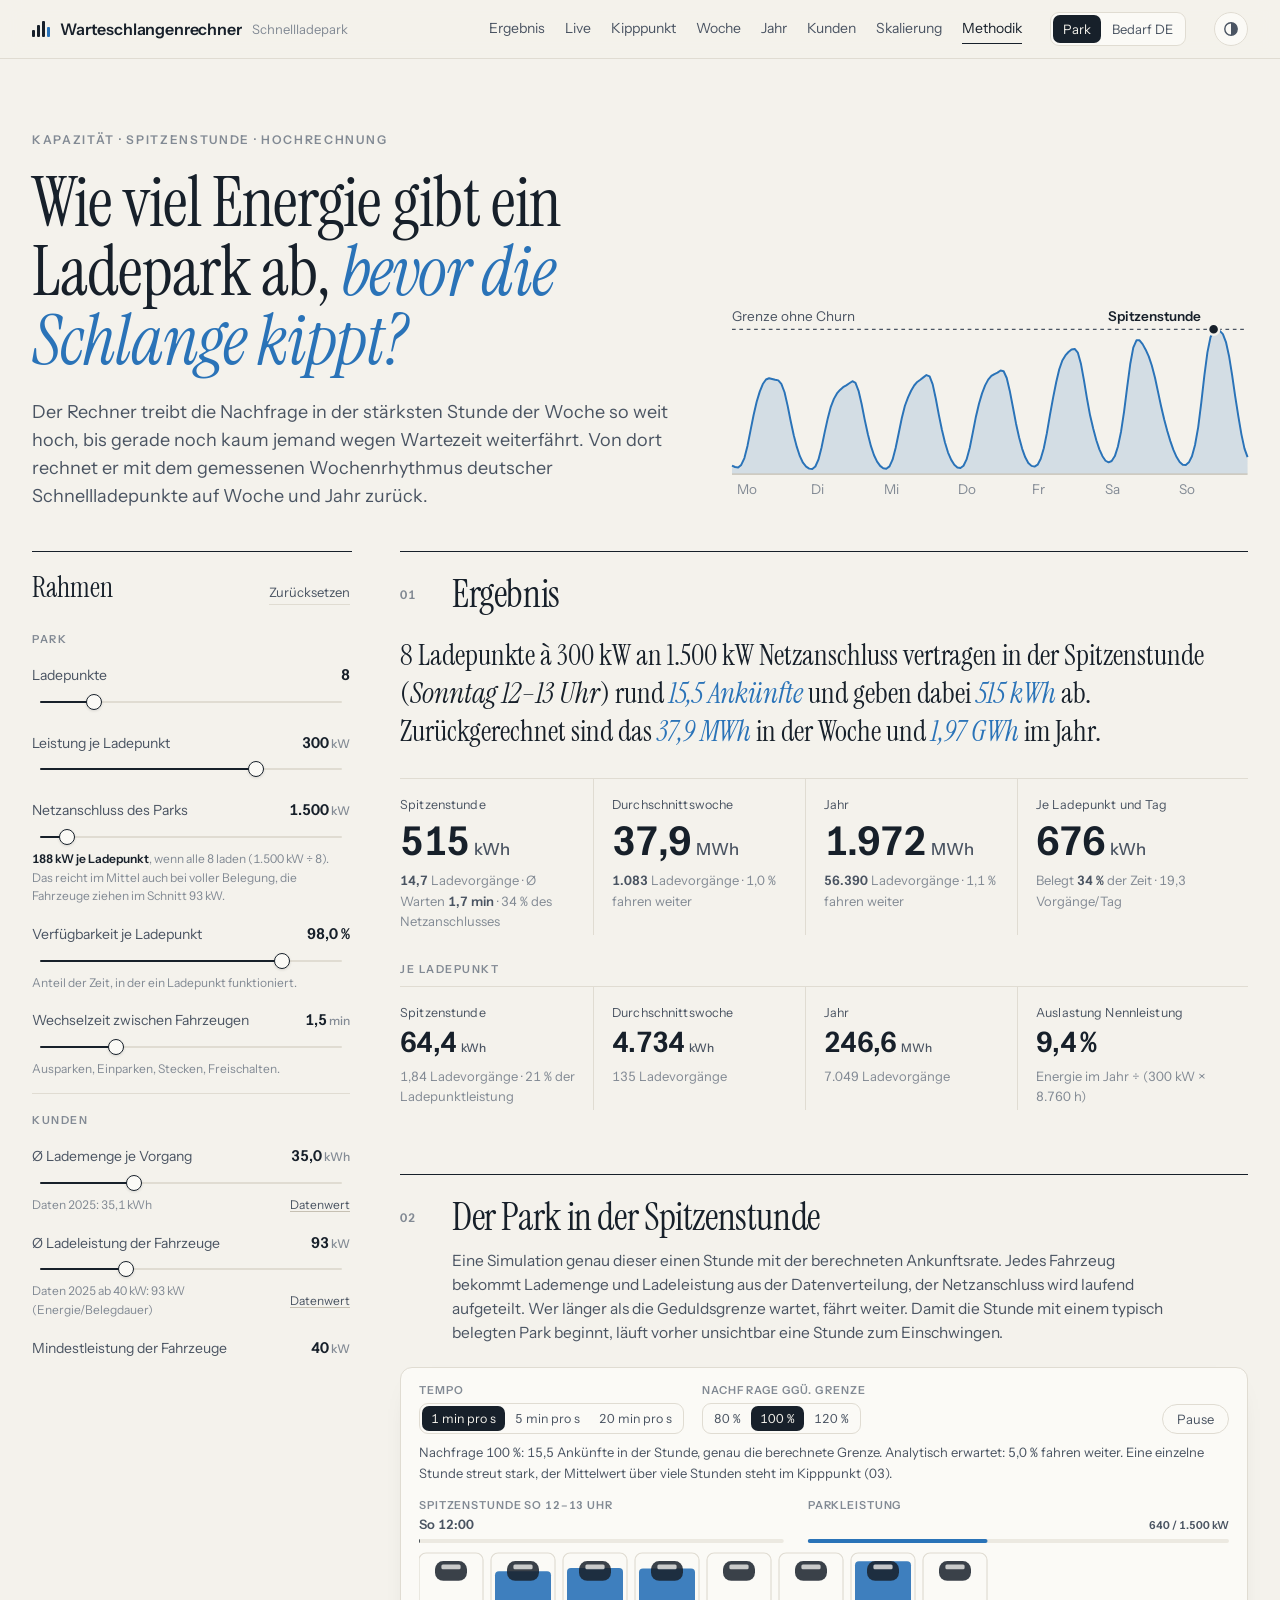
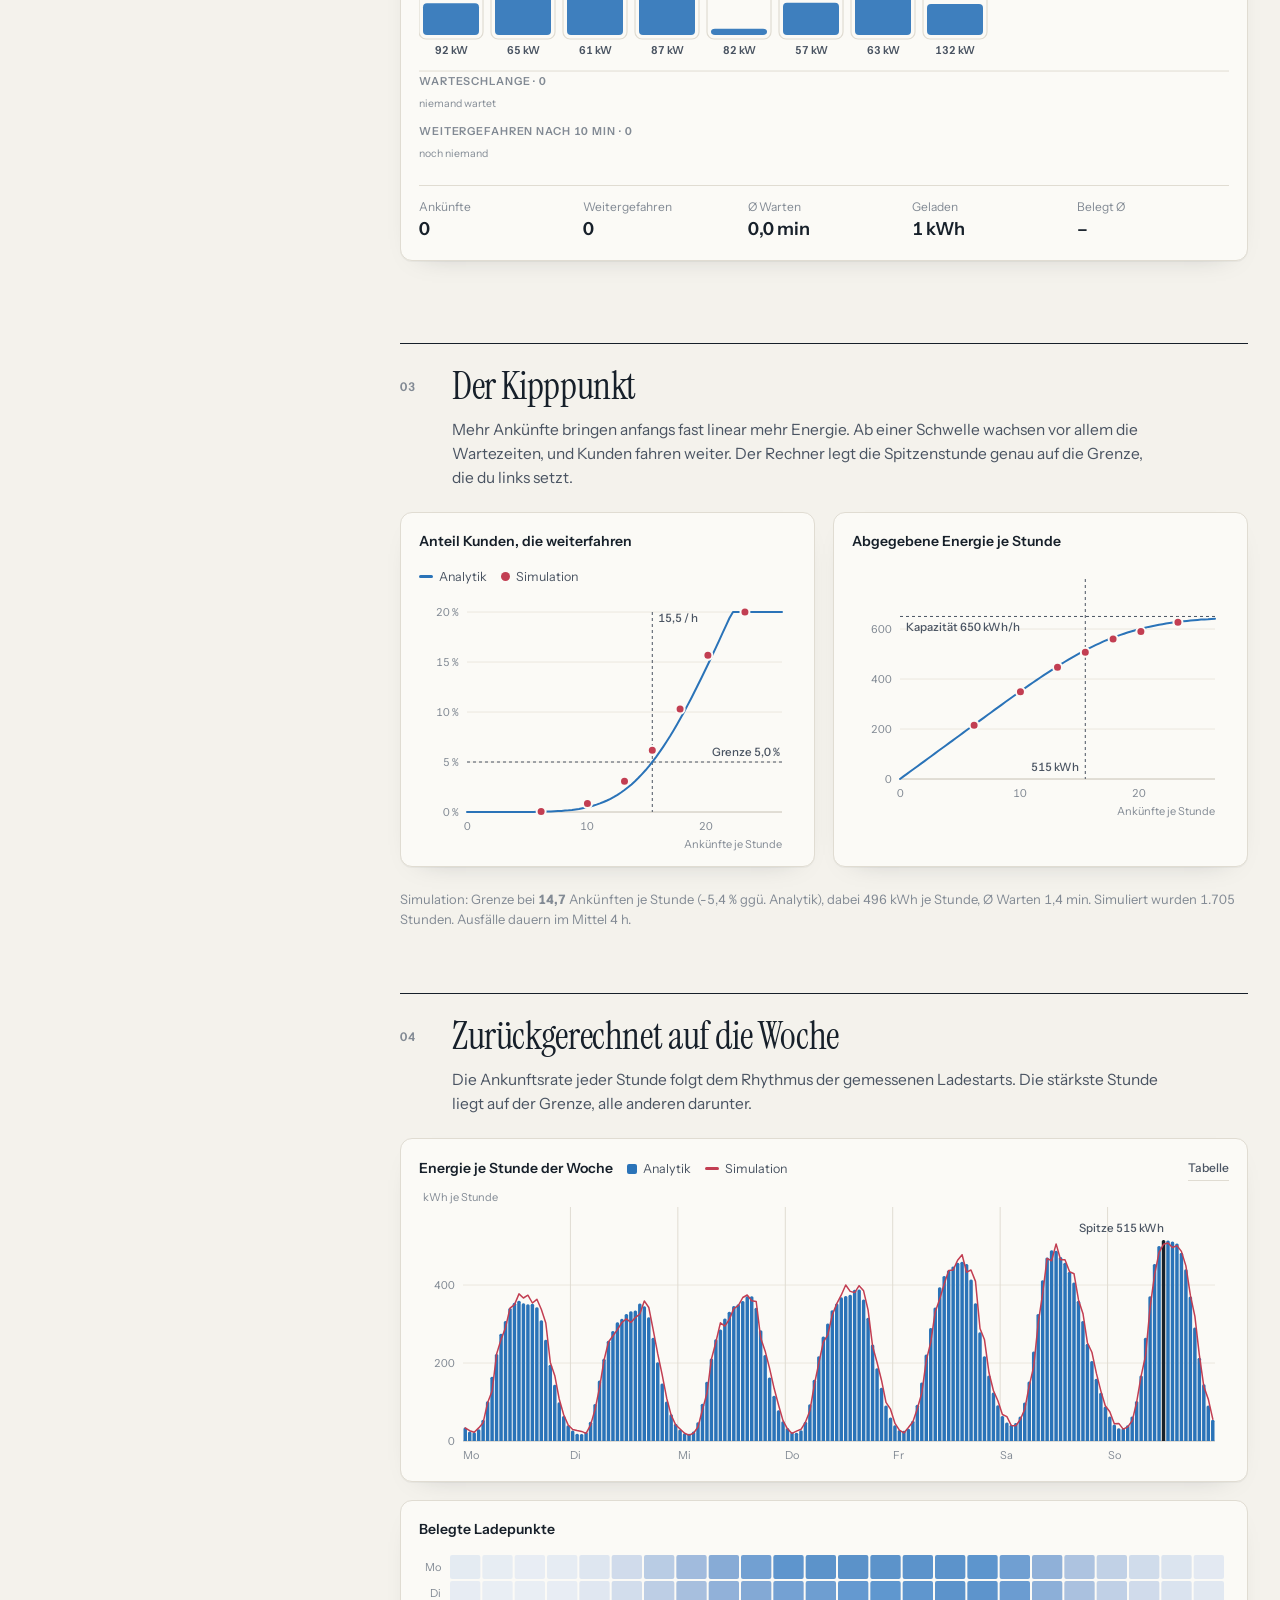
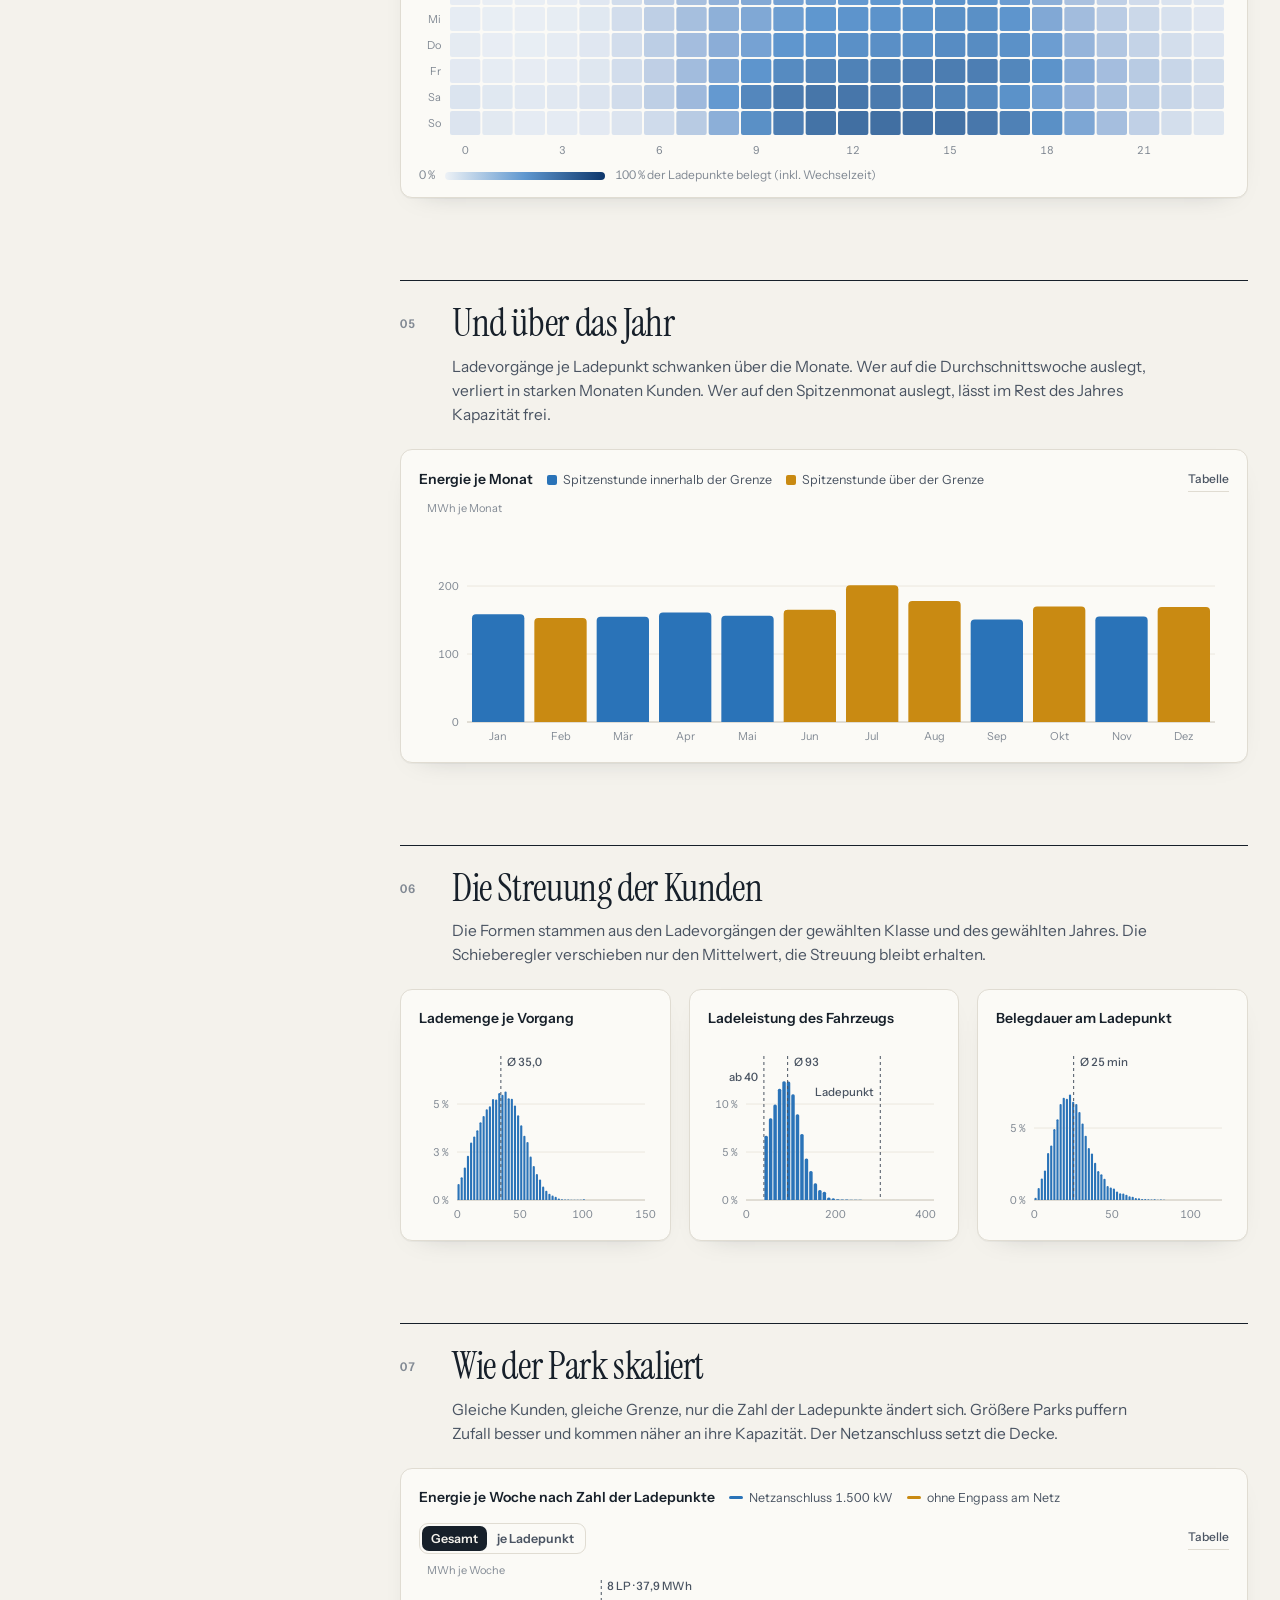
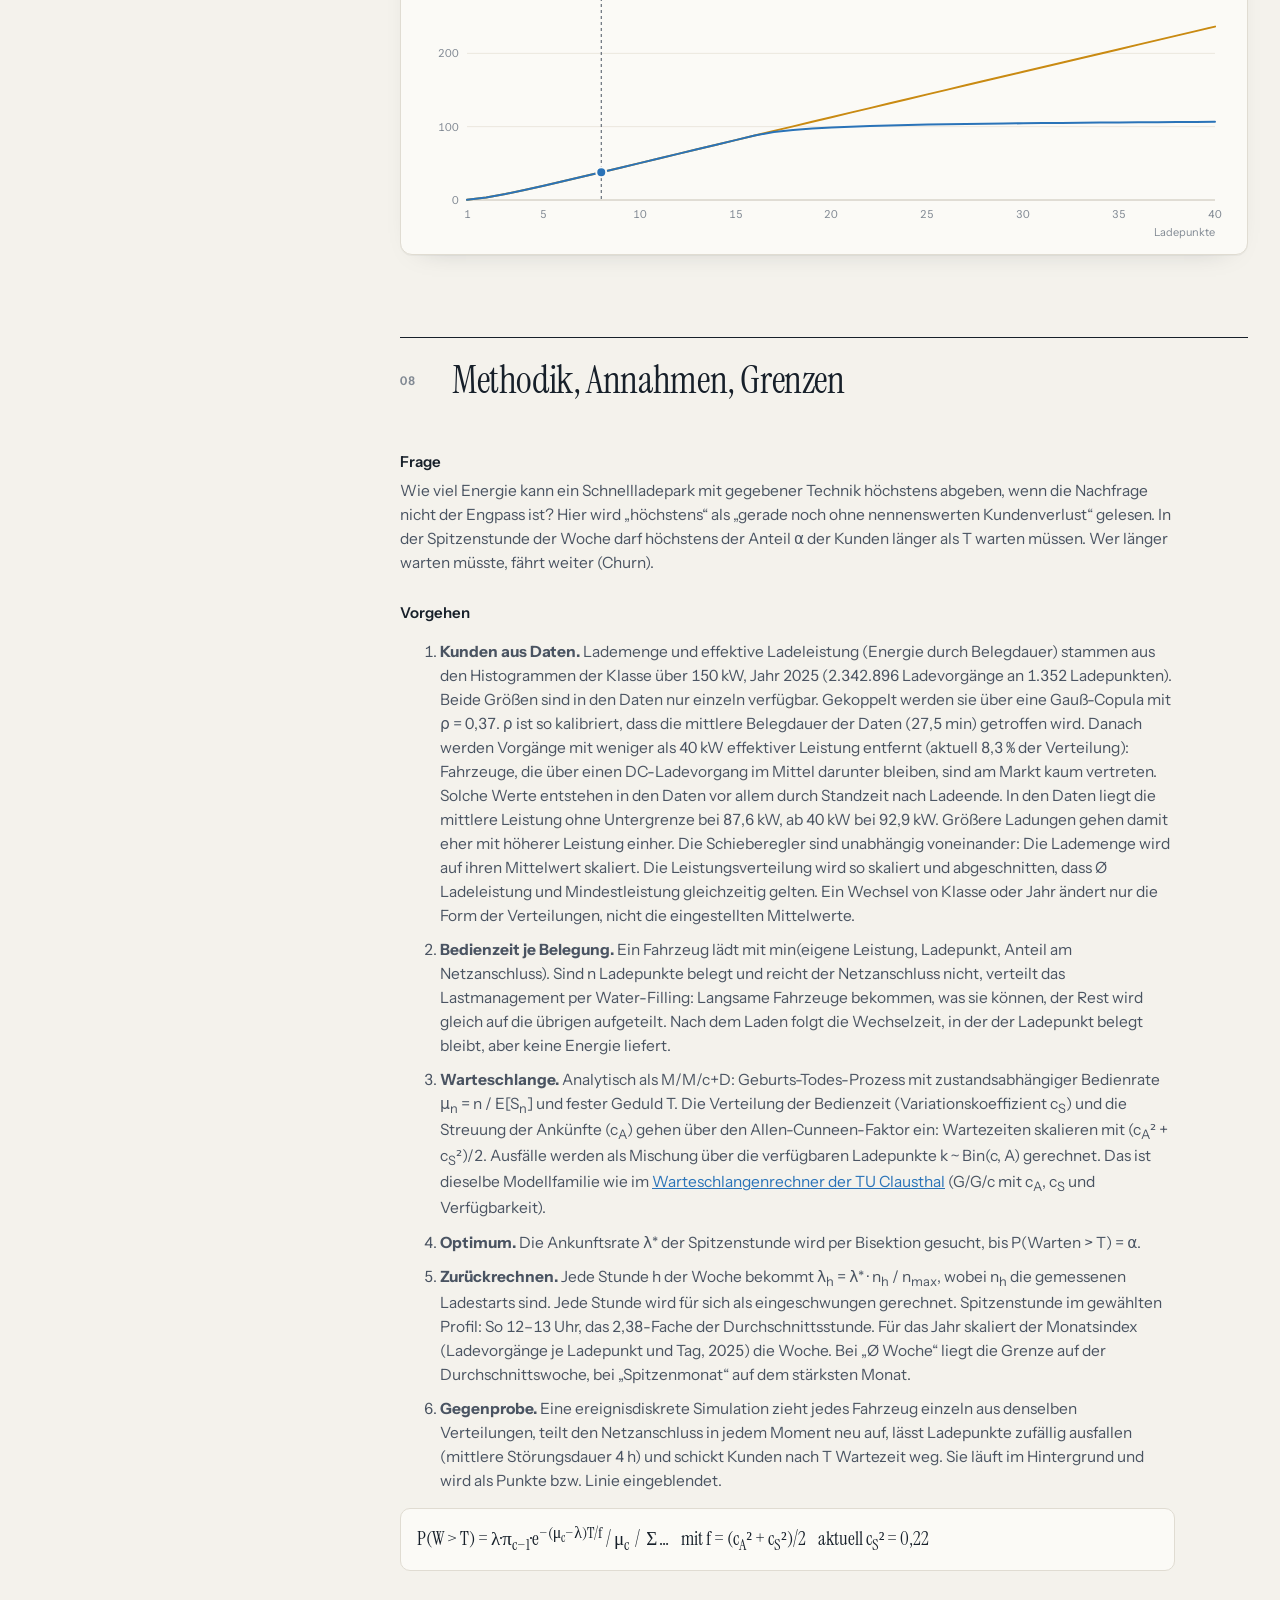
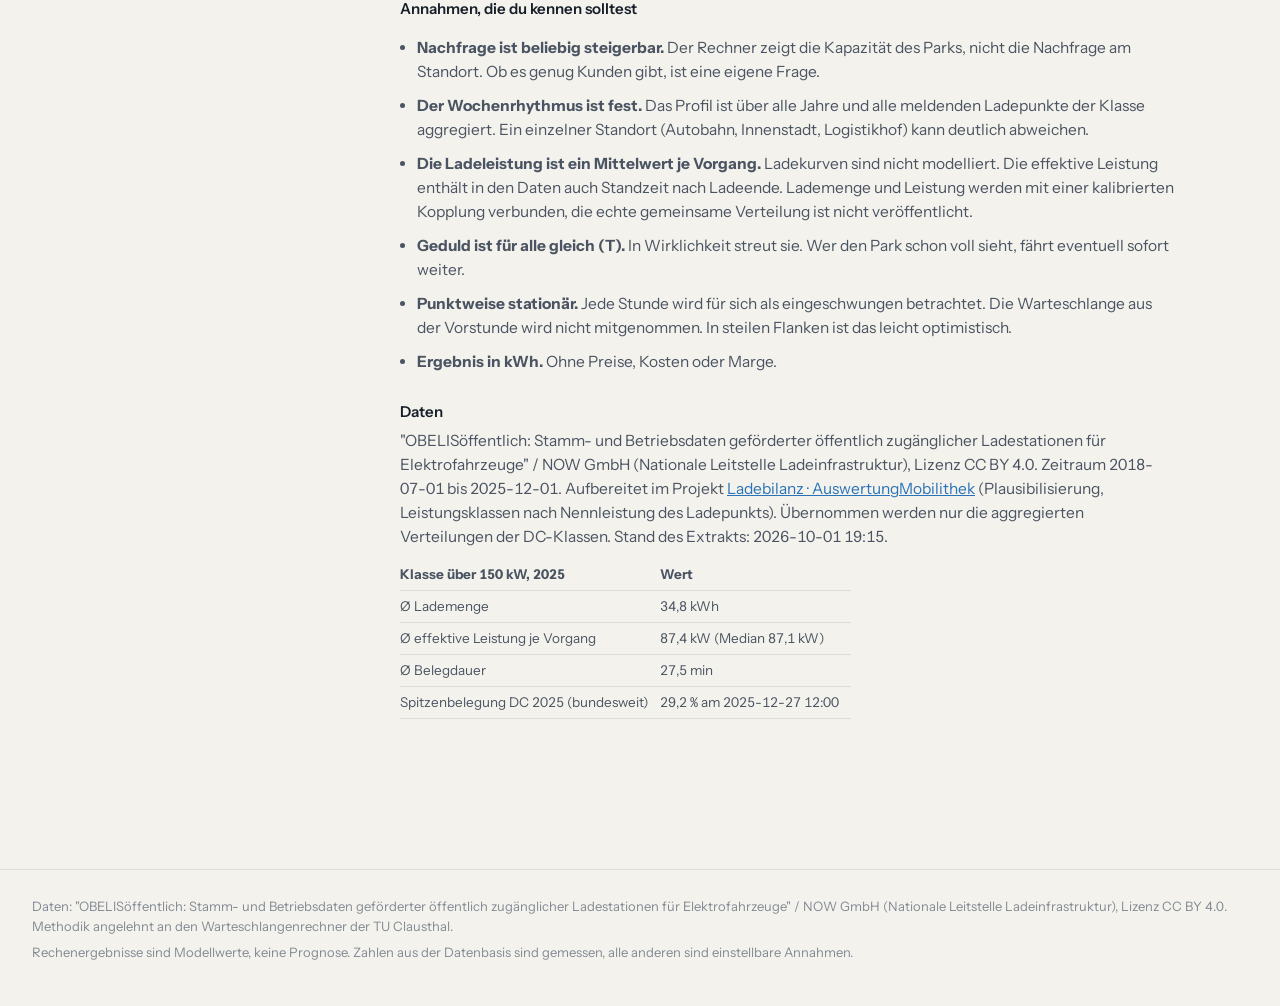
<file: web/index.html>
<!doctype html>
<html lang="de">
<head>
  <meta charset="utf-8">
  <meta name="viewport" content="width=device-width, initial-scale=1">
  <title>Warteschlangenrechner · Schnellladepark</title>
  <meta name="description" content="Interaktiver Warteschlangenrechner für Schnellladeparks: Wie viel Energie kann ein Park in der Spitzenstunde abgeben, bevor Kunden weiterfahren, und was ergibt das über Woche und Jahr. Verteilungen aus OBELISöffentlich.">
  <link rel="icon" href="data:image/svg+xml,%3Csvg xmlns='http://www.w3.org/2000/svg' viewBox='0 0 32 32'%3E%3Crect width='32' height='32' rx='7' fill='%2317202a'/%3E%3Cpath d='M7 22h18M9 22v-7h4v7M15 22V11h4v11M21 22v-4h3' stroke='%23f4f2ec' stroke-width='2' fill='none' stroke-linecap='round'/%3E%3C/svg%3E">
  <link rel="preconnect" href="https://fonts.googleapis.com">
  <link rel="preconnect" href="https://fonts.gstatic.com" crossorigin>
  <link href="https://fonts.googleapis.com/css2?family=Instrument+Sans:wght@400;500;600;700&family=Instrument+Serif:ital@0;1&display=swap" rel="stylesheet">
  <link rel="stylesheet" href="css/style.css?v=202610040744">
</head>
<body>
  <header class="masthead">
    <div class="wrap masthead__inner">
      <a class="brand" href="#top">
        <span class="brand__mark" aria-hidden="true"><i></i><i></i><i></i><i></i></span>
        <span class="brand__name">Warteschlangenrechner</span>
        <span class="brand__sub">Schnellladepark</span>
      </a>
      <nav class="nav" aria-label="Abschnitte">
        <a href="#ergebnis">Ergebnis</a>
        <a href="#live">Live</a>
        <a href="#kante">Kipppunkt</a>
        <a href="#woche">Woche</a>
        <a href="#preise" hidden>Preise</a>
        <a href="#jahr">Jahr</a>
        <a href="#kunden">Kunden</a>
        <a href="#skalierung">Skalierung</a>
        <a href="#methodik">Methodik</a>
      </nav>
      <nav class="pages" aria-label="Seiten">
        <a href="index.html" aria-current="page">Park</a>
        <a href="bedarf.html" data-page="bedarf">Bedarf DE</a>
      </nav>
      <button class="icon-btn" id="theme" type="button" aria-label="Farbschema wechseln" title="Hell / Dunkel">
        <svg width="16" height="16" viewBox="0 0 16 16" aria-hidden="true"><circle cx="8" cy="8" r="6.2" fill="none" stroke="currentColor" stroke-width="1.4"/><path d="M8 1.8a6.2 6.2 0 0 1 0 12.4z" fill="currentColor"/></svg>
      </button>
    </div>
  </header>

  <section class="hero" id="top">
    <div class="wrap hero__grid">
      <div>
        <p class="eyebrow">Kapazität · Spitzenstunde · Hochrechnung</p>
        <h1 class="hero__title">Wie viel Energie gibt ein Ladepark ab, <em>bevor die Schlange kippt?</em></h1>
        <p class="hero__lede">Der Rechner treibt die Nachfrage in der stärksten Stunde der Woche so weit hoch, bis gerade noch kaum jemand wegen Wartezeit weiterfährt. Von dort rechnet er mit dem gemessenen Wochenrhythmus deutscher Schnellladepunkte auf Woche und Jahr zurück.</p>
      </div>
      <figure class="hero__art" aria-hidden="true">
        <svg viewBox="0 0 420 180" id="hero-art"></svg>
      </figure>
    </div>
  </section>

  <main class="wrap app" id="app">
    <aside class="panel" aria-label="Rahmenparameter">
      <div class="panel__inner">
        <div class="panel__head">
          <h2 class="panel__title">Rahmen</h2>
          <button class="link-btn" id="reset" type="button">Zurücksetzen</button>
        </div>

        <fieldset class="group">
          <legend>Park</legend>
          <div class="field" data-key="c"></div>
          <div class="field" data-key="plp"></div>
          <div class="field" data-key="ppark"></div>
          <div class="field" data-key="A"></div>
          <div class="field" data-key="setup"></div>
        </fieldset>

        <fieldset class="group">
          <legend>Kunden</legend>
          <div class="field" data-key="E"></div>
          <div class="field" data-key="Pv"></div>
          <div class="field" data-key="pmin"></div>
          <div class="field" data-key="ca"></div>
        </fieldset>

        <fieldset class="group">
          <legend>Grenze ohne Churn</legend>
          <div class="field" data-key="T"></div>
          <div class="field" data-key="alpha"></div>
        </fieldset>

        <fieldset class="group group--opt">
          <legend><span>Dynamische Preise</span>
            <label class="switch" title="Dynamische Preise ein/aus"><input type="checkbox" id="in-dyn" aria-label="Dynamische Preise einbeziehen"><span aria-hidden="true"></span></label></legend>
          <p class="group__lede">Optional: Aufschlag in den stärksten Stunden, Rabatt in den schwächsten. Ein Teil der Kunden weicht aus. Ergebnis zusätzlich in €.</p>
          <div id="dyn-body" hidden>
            <div class="field" data-key="dynN"></div>
            <div class="field" data-key="dynLow"></div>
            <div class="field" data-key="dynShift"></div>
            <div class="field" data-key="dynLoss"></div>
            <div class="field" data-key="price"></div>
            <div class="field" data-key="dynUp"></div>
            <div class="field" data-key="dynDown"></div>
          </div>
        </fieldset>

        <fieldset class="group">
          <legend>Datenbasis</legend>
          <div class="ctl">
            <span class="ctl__label">Verteilung aus Ladepunkten</span>
            <div class="seg" id="seg-cls" role="group" aria-label="Leistungsklasse der Verteilung"></div>
          </div>
          <div class="ctl ctl--row">
            <label class="ctl__label" for="sel-year">Jahr</label>
            <select id="sel-year" class="select"></select>
          </div>
          <div class="ctl">
            <span class="ctl__label">Wochenrhythmus</span>
            <div class="seg" id="seg-prof" role="group" aria-label="Wochenprofil"></div>
          </div>
          <div class="ctl">
            <span class="ctl__label">Auslegen auf</span>
            <div class="seg" id="seg-design" role="group" aria-label="Auslegung">
              <button type="button" data-v="avg">Ø Woche</button>
              <button type="button" data-v="peak">Spitzenmonat</button>
            </div>
          </div>
        </fieldset>
        <p class="panel__note" id="share-note">Die Einstellungen stehen in der Adresszeile und lassen sich als Link teilen.</p>
      </div>
    </aside>

    <div class="results">
      <!-- 01 Ergebnis -->
      <section class="block" id="ergebnis">
        <header class="block__head">
          <span class="block__no">01</span>
          <h2>Ergebnis</h2>
        </header>
        <p class="summary" id="summary"></p>
        <div class="kpis" id="kpis"></div>
        <p class="kpis__caption">Je Ladepunkt</p>
        <div class="kpis kpis--lp" id="kpis-lp"></div>
        <p class="kpis__caption" id="kpis-eur-cap" hidden>Umsatz mit dynamischen Preisen</p>
        <div class="kpis kpis--lp" id="kpis-eur" hidden></div>
      </section>

      <!-- 02 Live -->
      <section class="block" id="live">
        <header class="block__head">
          <span class="block__no">02</span>
          <h2>Der Park in der Spitzenstunde</h2>
          <p class="block__lede">Eine Simulation genau dieser einen Stunde mit der berechneten Ankunftsrate. Jedes Fahrzeug bekommt Lademenge und Ladeleistung aus der Datenverteilung, der Netzanschluss wird laufend aufgeteilt. Wer länger als die Geduldsgrenze wartet, fährt weiter. Damit die Stunde mit einem typisch belegten Park beginnt, läuft vorher unsichtbar eine Stunde zum Einschwingen.</p>
        </header>
        <div class="card card--live">
          <div class="live__bar">
            <div class="live__ctl">
              <span class="ctl__label">Tempo</span>
              <div class="seg seg--sm" id="seg-speed" role="group" aria-label="Tempo">
                <button type="button" data-v="1">1 min pro s</button>
                <button type="button" data-v="5">5 min pro s</button>
                <button type="button" data-v="20">20 min pro s</button>
              </div>
            </div>
            <div class="live__ctl">
              <span class="ctl__label">Nachfrage ggü. Grenze</span>
              <div class="seg seg--sm" id="seg-load" role="group" aria-label="Nachfrage gegenüber der berechneten Grenze">
                <button type="button" data-v="0.8">80 %</button>
                <button type="button" data-v="1">100 %</button>
                <button type="button" data-v="1.2">120 %</button>
              </div>
            </div>
            <button class="icon-btn icon-btn--text" id="play" type="button" aria-pressed="true">Pause</button>
          </div>
          <p class="live__note" id="load-note"></p>
          <div id="park" class="park"></div>
          <div class="live__stats" id="live-stats"></div>
        </div>
      </section>

      <!-- 03 Kante -->
      <section class="block" id="kante">
        <header class="block__head">
          <span class="block__no">03</span>
          <h2>Der Kipppunkt</h2>
          <p class="block__lede">Mehr Ankünfte bringen anfangs fast linear mehr Energie. Ab einer Schwelle wachsen vor allem die Wartezeiten, und Kunden fahren weiter. Der Rechner legt die Spitzenstunde genau auf die Grenze, die du links setzt.</p>
        </header>
        <div class="grid-2">
          <figure class="card">
            <figcaption class="card__title">Anteil Kunden, die weiterfahren <span class="legend" id="leg-edge"></span></figcaption>
            <div id="ch-churn" class="chart-box"></div>
          </figure>
          <figure class="card">
            <figcaption class="card__title">Abgegebene Energie je Stunde</figcaption>
            <div id="ch-thru" class="chart-box"></div>
          </figure>
        </div>
        <p class="note" id="sim-note">Simulation läuft …</p>
      </section>

      <!-- 04 Woche -->
      <section class="block" id="woche">
        <header class="block__head">
          <span class="block__no">04</span>
          <h2>Zurückgerechnet auf die Woche</h2>
          <p class="block__lede">Die Ankunftsrate jeder Stunde folgt dem Rhythmus der gemessenen Ladestarts. Die stärkste Stunde liegt auf der Grenze, alle anderen darunter.</p>
        </header>
        <figure class="card">
          <figcaption class="card__title">Energie je Stunde der Woche <span class="legend" id="leg-week"></span>
            <button class="link-btn link-btn--sm" data-table="week" type="button">Tabelle</button></figcaption>
          <div id="ch-week" class="chart-box"></div>
          <div class="table-box" id="tb-week" hidden></div>
        </figure>
        <figure class="card">
          <figcaption class="card__title">Belegte Ladepunkte</figcaption>
          <div id="ch-heat" class="chart-box"></div>
          <div class="scale-key" id="heat-key"></div>
        </figure>
      </section>

      <!-- Dynamische Preise (Opt-in) -->
      <section class="block" id="preise" hidden>
        <header class="block__head">
          <span class="block__no">05</span>
          <h2>Dynamische Preise</h2>
          <p class="block__lede">Ein Aufschlag in den stärksten Stunden schiebt einen Teil der Nachfrage in schwache Stunden desselben Tages. Die Spitze wird flacher, der Park wird erneut auf die Grenze gelegt und verträgt über die Woche mehr Kunden. Verglichen wird mit demselben Park bei Einheitspreis.</p>
        </header>
        <figure class="card"><figcaption class="card__title">Nachfrage je Stunde der Woche <span class="legend" id="leg-dyn"></span></figcaption><div id="ch-dyn" class="chart-box"></div></figure>
        <figure class="card"><figcaption class="card__title">Vergleich mit Einheitspreis</figcaption><div id="dyn-table"></div></figure>
      </section>

      <!-- 05 Jahr -->
      <section class="block" id="jahr">
        <header class="block__head">
          <span class="block__no">05</span>
          <h2>Und über das Jahr</h2>
          <p class="block__lede">Ladevorgänge je Ladepunkt schwanken über die Monate. Wer auf die Durchschnittswoche auslegt, verliert in starken Monaten Kunden. Wer auf den Spitzenmonat auslegt, lässt im Rest des Jahres Kapazität frei.</p>
        </header>
        <figure class="card">
          <figcaption class="card__title">Energie je Monat
            <button class="link-btn link-btn--sm" data-table="year" type="button">Tabelle</button></figcaption>
          <div id="ch-year" class="chart-box"></div>
          <div class="table-box" id="tb-year" hidden></div>
        </figure>
      </section>

      <!-- 06 Kunden -->
      <section class="block" id="kunden">
        <header class="block__head">
          <span class="block__no">06</span>
          <h2>Die Streuung der Kunden</h2>
          <p class="block__lede">Die Formen stammen aus den Ladevorgängen der gewählten Klasse und des gewählten Jahres. Die Schieberegler verschieben nur den Mittelwert, die Streuung bleibt erhalten.</p>
        </header>
        <div class="grid-3">
          <figure class="card"><figcaption class="card__title">Lademenge je Vorgang</figcaption><div id="ch-e" class="chart-box"></div></figure>
          <figure class="card"><figcaption class="card__title">Ladeleistung des Fahrzeugs</figcaption><div id="ch-p" class="chart-box"></div></figure>
          <figure class="card"><figcaption class="card__title">Belegdauer am Ladepunkt</figcaption><div id="ch-s" class="chart-box"></div></figure>
        </div>
      </section>

      <!-- 07 Skalierung -->
      <section class="block" id="skalierung">
        <header class="block__head">
          <span class="block__no">07</span>
          <h2>Wie der Park skaliert</h2>
          <p class="block__lede">Gleiche Kunden, gleiche Grenze, nur die Zahl der Ladepunkte ändert sich. Größere Parks puffern Zufall besser und kommen näher an ihre Kapazität. Der Netzanschluss setzt die Decke.</p>
        </header>
        <figure class="card">
          <figcaption class="card__title"><span id="scale-title">Energie je Woche nach Zahl der Ladepunkte</span> <span class="legend" id="leg-scale"></span>
            <span class="seg seg--sm" id="seg-scale" role="group" aria-label="Normierung"><button type="button" data-v="total">Gesamt</button><button type="button" data-v="lp">je Ladepunkt</button></span>
            <button class="link-btn link-btn--sm" data-table="scale" type="button">Tabelle</button></figcaption>
          <div id="ch-scale" class="chart-box"></div>
          <div class="table-box" id="tb-scale" hidden></div>
        </figure>
      </section>

      <!-- 08 Methodik -->
      <section class="block block--prose" id="methodik">
        <header class="block__head">
          <span class="block__no">08</span>
          <h2>Methodik, Annahmen, Grenzen</h2>
        </header>
        <div class="prose" id="method"></div>
      </section>
    </div>
  </main>

  <footer class="foot">
    <div class="wrap foot__inner">
      <p id="foot-source"></p>
      <p>Rechenergebnisse sind Modellwerte, keine Prognose. Zahlen aus der Datenbasis sind gemessen, alle anderen sind einstellbare Annahmen.</p>
    </div>
  </footer>

  <script type="module" src="js/app.js?v=202610040744"></script>
</body>
</html>
</file>
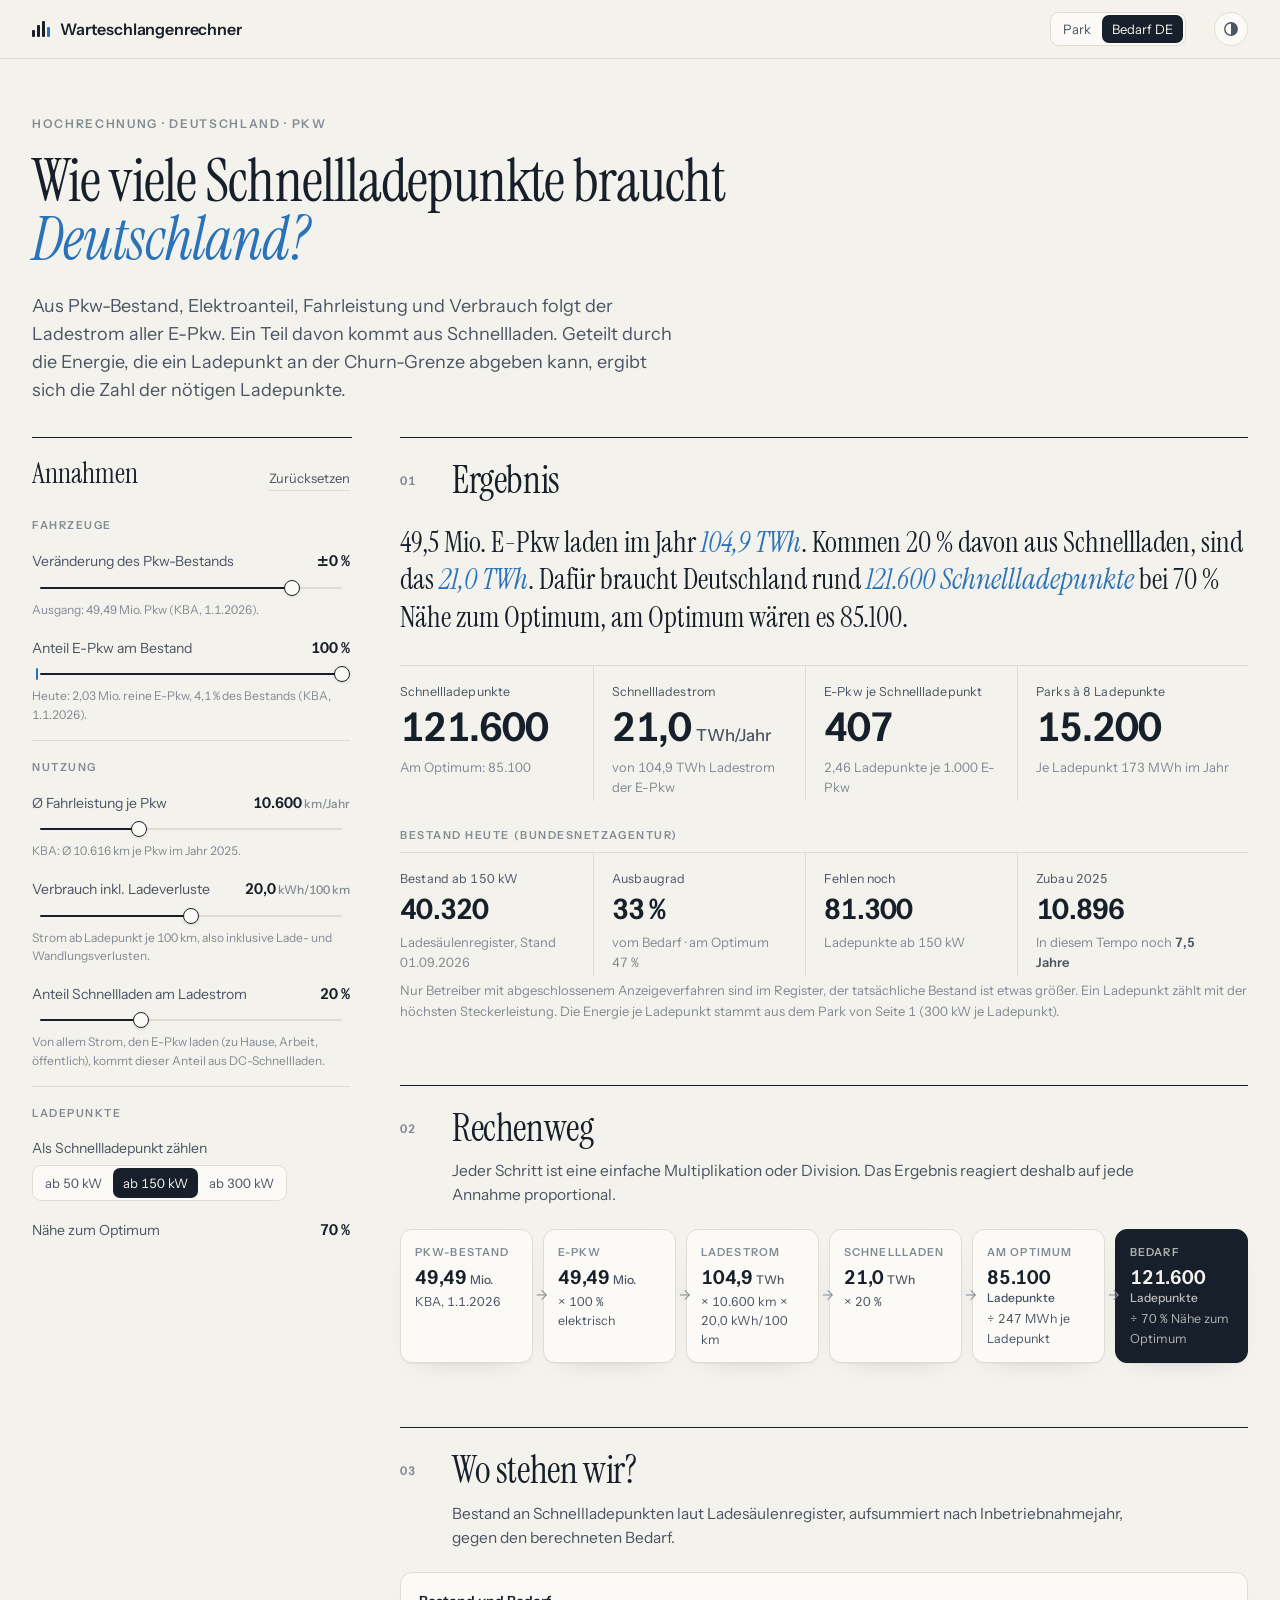
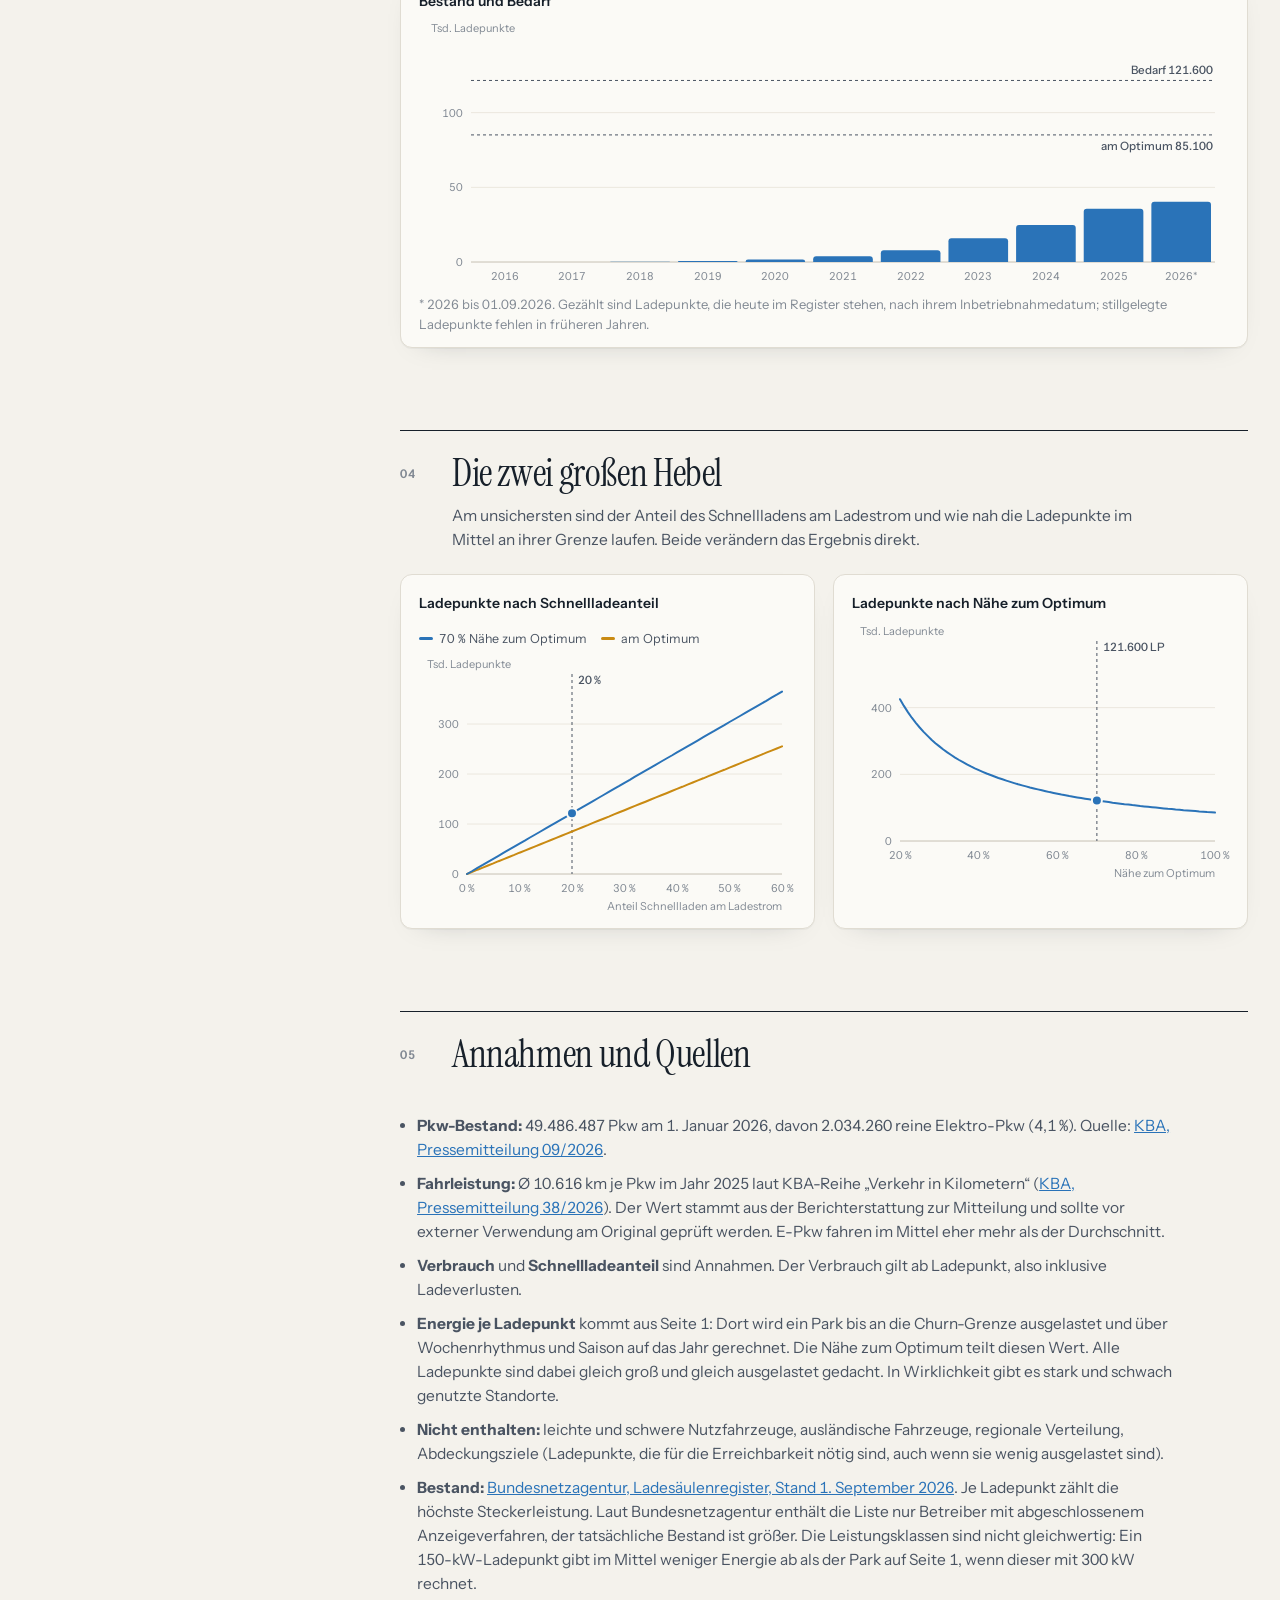
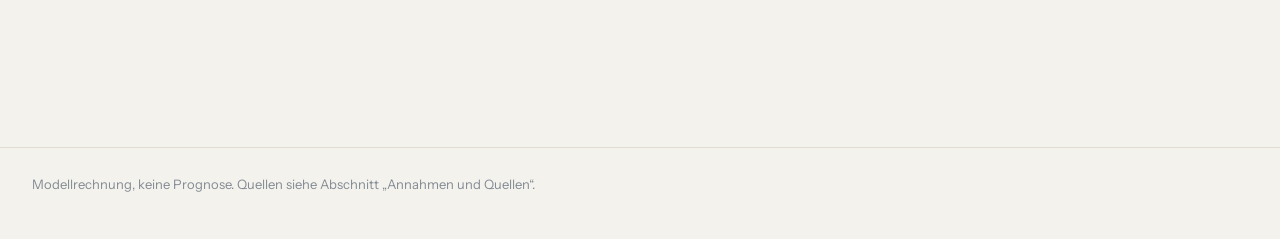
<file: web/bedarf.html>
<!doctype html>
<html lang="de">
<head>
  <meta charset="utf-8">
  <meta name="viewport" content="width=device-width, initial-scale=1">
  <title>Schnellladebedarf Deutschland · Warteschlangenrechner</title>
  <meta name="description" content="Wie viele Schnellladepunkte braucht Deutschland? Hochrechnung aus Pkw-Bestand, E-Anteil, Fahrleistung, Verbrauch und Schnellladeanteil, mit der Energie je Ladepunkt aus dem Warteschlangenrechner.">
  <link rel="icon" href="data:image/svg+xml,%3Csvg xmlns='http://www.w3.org/2000/svg' viewBox='0 0 32 32'%3E%3Crect width='32' height='32' rx='7' fill='%2317202a'/%3E%3Cpath d='M7 22h18M9 22v-7h4v7M15 22V11h4v11M21 22v-4h3' stroke='%23f4f2ec' stroke-width='2' fill='none' stroke-linecap='round'/%3E%3C/svg%3E">
  <link rel="preconnect" href="https://fonts.googleapis.com">
  <link rel="preconnect" href="https://fonts.gstatic.com" crossorigin>
  <link href="https://fonts.googleapis.com/css2?family=Instrument+Sans:wght@400;500;600;700&family=Instrument+Serif:ital@0;1&display=swap" rel="stylesheet">
  <link rel="stylesheet" href="css/style.css?v=202610040744">
</head>
<body>
  <header class="masthead">
    <div class="wrap masthead__inner">
      <a class="brand" href="#top">
        <span class="brand__mark" aria-hidden="true"><i></i><i></i><i></i><i></i></span>
        <span class="brand__name">Warteschlangenrechner</span>
      </a>
      <nav class="pages" aria-label="Seiten">
        <a href="index.html" data-page="park">Park</a>
        <a href="bedarf.html" aria-current="page">Bedarf DE</a>
      </nav>
      <button class="icon-btn" id="theme" type="button" aria-label="Farbschema wechseln" title="Hell / Dunkel">
        <svg width="16" height="16" viewBox="0 0 16 16" aria-hidden="true"><circle cx="8" cy="8" r="6.2" fill="none" stroke="currentColor" stroke-width="1.4"/><path d="M8 1.8a6.2 6.2 0 0 1 0 12.4z" fill="currentColor"/></svg>
      </button>
    </div>
  </header>

  <section class="hero hero--small" id="top">
    <div class="wrap">
      <p class="eyebrow">Hochrechnung · Deutschland · Pkw</p>
      <h1 class="hero__title">Wie viele Schnellladepunkte braucht <em>Deutschland?</em></h1>
      <p class="hero__lede">Aus Pkw-Bestand, Elektroanteil, Fahrleistung und Verbrauch folgt der Ladestrom aller E-Pkw. Ein Teil davon kommt aus Schnellladen. Geteilt durch die Energie, die ein Ladepunkt an der Churn-Grenze abgeben kann, ergibt sich die Zahl der nötigen Ladepunkte.</p>
    </div>
  </section>

  <main class="wrap app">
    <aside class="panel" aria-label="Annahmen">
      <div class="panel__inner">
        <div class="panel__head">
          <h2 class="panel__title">Annahmen</h2>
          <button class="link-btn" id="reset" type="button">Zurücksetzen</button>
        </div>
        <fieldset class="group">
          <legend>Fahrzeuge</legend>
          <div class="field" data-key="bdelta"></div>
          <div class="field" data-key="ea"></div>
        </fieldset>
        <fieldset class="group">
          <legend>Nutzung</legend>
          <div class="field" data-key="km"></div>
          <div class="field" data-key="vb"></div>
          <div class="field" data-key="sl"></div>
        </fieldset>
        <fieldset class="group">
          <legend>Ladepunkte</legend>
          <div class="ctl">
            <span class="ctl__label">Als Schnellladepunkt zählen</span>
            <div class="seg" id="seg-ab" role="group" aria-label="Leistungsschwelle für den Bestand">
              <button type="button" data-v="50">ab 50 kW</button>
              <button type="button" data-v="150">ab 150 kW</button>
              <button type="button" data-v="300">ab 300 kW</button>
            </div>
          </div>
          <div class="field" data-key="opt"></div>
          <p class="group__lede" id="park-info"></p>
          <p class="group__lede"><a id="park-link" href="index.html">Park auf Seite 1 ändern →</a></p>
        </fieldset>
        <p class="panel__note">Die Einstellungen beider Seiten stehen in der Adresszeile und lassen sich als Link teilen.</p>
      </div>
    </aside>

    <div class="results">
      <section class="block" id="ergebnis">
        <header class="block__head">
          <span class="block__no">01</span>
          <h2>Ergebnis</h2>
        </header>
        <p class="summary" id="summary"></p>
        <div class="kpis" id="kpis"></div>
        <p class="kpis__caption">Bestand heute (Bundesnetzagentur)</p>
        <div class="kpis kpis--lp" id="kpis-have"></div>
        <p class="note" id="compare"></p>
      </section>

      <section class="block" id="rechenweg">
        <header class="block__head">
          <span class="block__no">02</span>
          <h2>Rechenweg</h2>
          <p class="block__lede">Jeder Schritt ist eine einfache Multiplikation oder Division. Das Ergebnis reagiert deshalb auf jede Annahme proportional.</p>
        </header>
        <ol class="steps" id="steps"></ol>
      </section>

      <section class="block" id="bestand">
        <header class="block__head">
          <span class="block__no">03</span>
          <h2>Wo stehen wir?</h2>
          <p class="block__lede">Bestand an Schnellladepunkten laut Ladesäulenregister, aufsummiert nach Inbetriebnahmejahr, gegen den berechneten Bedarf.</p>
        </header>
        <figure class="card">
          <figcaption class="card__title">Bestand und Bedarf</figcaption>
          <div id="ch-have" class="chart-box"></div>
          <p class="note" id="have-note"></p>
        </figure>
      </section>

      <section class="block" id="empfindlichkeit">
        <header class="block__head">
          <span class="block__no">04</span>
          <h2>Die zwei großen Hebel</h2>
          <p class="block__lede">Am unsichersten sind der Anteil des Schnellladens am Ladestrom und wie nah die Ladepunkte im Mittel an ihrer Grenze laufen. Beide verändern das Ergebnis direkt.</p>
        </header>
        <div class="grid-2">
          <figure class="card">
            <figcaption class="card__title">Ladepunkte nach Schnellladeanteil <span class="legend" id="leg-sl"></span></figcaption>
            <div id="ch-sl" class="chart-box"></div>
          </figure>
          <figure class="card">
            <figcaption class="card__title">Ladepunkte nach Nähe zum Optimum</figcaption>
            <div id="ch-opt" class="chart-box"></div>
          </figure>
        </div>
      </section>

      <section class="block block--prose" id="methodik">
        <header class="block__head">
          <span class="block__no">05</span>
          <h2>Annahmen und Quellen</h2>
        </header>
        <div class="prose">
          <ul>
            <li><b>Pkw-Bestand:</b> 49.486.487 Pkw am 1. Januar 2026, davon 2.034.260 reine Elektro-Pkw (4,1 %). Quelle: <a href="https://www.kba.de/DE/Presse/Pressemitteilungen/Fahrzeugbestand/2026/pm09_fz_bestand_pm_komplett.html" target="_blank" rel="noopener">KBA, Pressemitteilung 09/2026</a>.</li>
            <li><b>Fahrleistung:</b> Ø 10.616 km je Pkw im Jahr 2025 laut KBA-Reihe „Verkehr in Kilometern“ (<a href="https://www.kba.de/DE/Presse/Pressemitteilungen/Allgemein/2026/pm38_2026_verkehr_in_kilometern.html" target="_blank" rel="noopener">KBA, Pressemitteilung 38/2026</a>). Der Wert stammt aus der Berichterstattung zur Mitteilung und sollte vor externer Verwendung am Original geprüft werden. E-Pkw fahren im Mittel eher mehr als der Durchschnitt.</li>
            <li><b>Verbrauch</b> und <b>Schnellladeanteil</b> sind Annahmen. Der Verbrauch gilt ab Ladepunkt, also inklusive Ladeverlusten.</li>
            <li><b>Energie je Ladepunkt</b> kommt aus Seite 1: Dort wird ein Park bis an die Churn-Grenze ausgelastet und über Wochenrhythmus und Saison auf das Jahr gerechnet. Die Nähe zum Optimum teilt diesen Wert. Alle Ladepunkte sind dabei gleich groß und gleich ausgelastet gedacht. In Wirklichkeit gibt es stark und schwach genutzte Standorte.</li>
            <li><b>Nicht enthalten:</b> leichte und schwere Nutzfahrzeuge, ausländische Fahrzeuge, regionale Verteilung, Abdeckungsziele (Ladepunkte, die für die Erreichbarkeit nötig sind, auch wenn sie wenig ausgelastet sind).</li>
            <li><b>Bestand:</b> <a href="https://data.bundesnetzagentur.de/Bundesnetzagentur/DE/Fachthemen/ElektrizitaetundGas/E-Mobilitaet/Ladesaeulenregister_BNetzA_2026-09-01.csv" target="_blank" rel="noopener">Bundesnetzagentur, Ladesäulenregister, Stand 1. September 2026</a>. Je Ladepunkt zählt die höchste Steckerleistung. Laut Bundesnetzagentur enthält die Liste nur Betreiber mit abgeschlossenem Anzeigeverfahren, der tatsächliche Bestand ist größer. Die Leistungsklassen sind nicht gleichwertig: Ein 150-kW-Ladepunkt gibt im Mittel weniger Energie ab als der Park auf Seite 1, wenn dieser mit 300 kW rechnet.</li>
          </ul>
        </div>
      </section>
    </div>
  </main>

  <footer class="foot">
    <div class="wrap foot__inner">
      <p>Modellrechnung, keine Prognose. Quellen siehe Abschnitt „Annahmen und Quellen“.</p>
    </div>
  </footer>
  <script type="module" src="js/bedarf.js?v=202610040744"></script>
</body>
</html>
</file>
<file: web/css/style.css>
/* Warteschlangenrechner · nordisches Layout
   Papier, Polarnacht, Fjord. Farben als Tokens, Dunkelmodus mit eigenen, validierten Stufen. */

:root {
  color-scheme: light;
  --page: #f4f2ec;
  --surface: #fbfaf6;
  --surface-2: #ece9e1;
  --ink: #17202a;
  --ink-2: #4a5462;
  --muted: #828a94;
  --hair: #e0dcd2;
  --axis: #c6c0b3;
  --grid: #ebe7de;
  --accent: #2a73b8;
  --accent-soft: rgba(42, 115, 184, 0.10);
  --focus: #2a73b8;
  --good: #2f7d4f;
  --bad: #a8343f;

  /* Serien: Reihenfolge fest, validiert (CVD ΔE ≥ 14 hell, ≥ 9 dunkel) */
  --s1: #2a73b8;   /* Fjord: Analytik */
  --s2: #c23e52;   /* Preiselbeere: Simulation */
  --s3: #c98a12;   /* Ocker: Vergleich */
  --s1-soft: rgba(42, 115, 184, 0.16);

  /* Sequenzielle Rampe (Fjord) */
  --seq-0: #eef2f6;
  --seq-mid: #5f97cf;
  --seq-1: #0d366b;

  /* Zustände im Park */
  --charge: #2a73b8;
  --setup: #9fb6cc;
  --down: #c6c0b3;
  --wait: #c98a12;
  --churn: #c23e52;

  --radius: 12px;
  --shadow: 0 1px 0 rgba(23, 32, 42, 0.04), 0 10px 28px -22px rgba(23, 32, 42, 0.35);
  --font: "Instrument Sans", system-ui, -apple-system, "Segoe UI", sans-serif;
  --serif: "Instrument Serif", Georgia, serif;
}

@media (prefers-color-scheme: dark) {
  :root:not([data-theme="light"]) {
    color-scheme: dark;
    --page: #0e1318; --surface: #141b22; --surface-2: #1b242d;
    --ink: #e9ecef; --ink-2: #b2bac3; --muted: #7c8691;
    --hair: #222c36; --axis: #36414d; --grid: #1c252e;
    --accent: #5b9be0; --accent-soft: rgba(91, 155, 224, 0.14); --focus: #7fb2ea; --good: #5fbf85; --bad: #e0707c;
    --s1: #3a84cc; --s2: #d44c5e; --s3: #bf8a1f; --s1-soft: rgba(58, 132, 204, 0.22);
    --seq-0: #18222c; --seq-mid: #2f5f8f; --seq-1: #9ec5f4;
    --charge: #3a84cc; --setup: #3d5468; --down: #36414d; --wait: #bf8a1f; --churn: #d44c5e;
    --shadow: 0 1px 0 rgba(0, 0, 0, 0.3), 0 12px 30px -22px rgba(0, 0, 0, 0.9);
  }
}
:root[data-theme="dark"] {
  color-scheme: dark;
  --page: #0e1318; --surface: #141b22; --surface-2: #1b242d;
  --ink: #e9ecef; --ink-2: #b2bac3; --muted: #7c8691;
  --hair: #222c36; --axis: #36414d; --grid: #1c252e;
  --accent: #5b9be0; --accent-soft: rgba(91, 155, 224, 0.14); --focus: #7fb2ea; --good: #5fbf85; --bad: #e0707c;
  --s1: #3a84cc; --s2: #d44c5e; --s3: #bf8a1f; --s1-soft: rgba(58, 132, 204, 0.22);
  --seq-0: #18222c; --seq-mid: #2f5f8f; --seq-1: #9ec5f4;
  --charge: #3a84cc; --setup: #3d5468; --down: #36414d; --wait: #bf8a1f; --churn: #d44c5e;
  --shadow: 0 1px 0 rgba(0, 0, 0, 0.3), 0 12px 30px -22px rgba(0, 0, 0, 0.9);
}

*, *::before, *::after { box-sizing: border-box; }
html { scroll-behavior: smooth; scroll-padding-top: 76px; }
body {
  margin: 0; background: var(--page); color: var(--ink);
  font-family: var(--font); font-size: 15.5px; line-height: 1.55;
  -webkit-font-smoothing: antialiased; text-rendering: optimizeLegibility;
  font-feature-settings: "tnum" 1;
}
a { color: inherit; }
button, select, input { font: inherit; color: inherit; }
:focus-visible { outline: 2px solid var(--focus); outline-offset: 2px; border-radius: 4px; }
code { font-family: ui-monospace, "SF Mono", Menlo, monospace; font-size: 0.88em; background: var(--surface-2); padding: 0.1em 0.35em; border-radius: 4px; }

.wrap { max-width: 1320px; margin: 0 auto; padding: 0 32px; }
@media (max-width: 640px) { .wrap { padding: 0 16px; } }

/* ---------- Kopf */
.masthead { position: sticky; top: 0; z-index: 30; background: color-mix(in srgb, var(--page) 90%, transparent); backdrop-filter: blur(10px); -webkit-backdrop-filter: blur(10px); border-bottom: 1px solid var(--hair); }
.masthead__inner { display: flex; align-items: center; gap: 28px; height: 58px; }
.brand { display: flex; align-items: center; gap: 10px; text-decoration: none; white-space: nowrap; }
.brand__mark { display: inline-flex; align-items: flex-end; gap: 2px; height: 16px; }
.brand__mark i { width: 3px; background: var(--ink); border-radius: 1px; }
.brand__mark i:nth-child(1) { height: 7px; } .brand__mark i:nth-child(2) { height: 12px; }
.brand__mark i:nth-child(3) { height: 16px; } .brand__mark i:nth-child(4) { height: 10px; background: var(--s1); }
.brand__name { font-weight: 600; letter-spacing: -0.01em; font-size: 16px; }
.brand__sub { color: var(--muted); font-size: 13px; }
.nav { display: flex; gap: 20px; margin-left: auto; font-size: 14px; }
.nav a { text-decoration: none; color: var(--ink-2); padding: 4px 0; border-bottom: 1px solid transparent; }
.nav a:hover, .nav a.on { color: var(--ink); border-bottom-color: var(--ink); }
.icon-btn { width: 34px; height: 34px; border-radius: 50%; border: 1px solid var(--hair); background: var(--surface); display: grid; place-items: center; cursor: pointer; color: var(--ink-2); flex: none; }
.icon-btn:hover { color: var(--ink); border-color: var(--axis); }
.icon-btn--text { width: auto; padding: 0 14px; border-radius: 999px; font-size: 13px; height: 30px; }
@media (max-width: 1040px) { .nav { display: none; } .masthead .icon-btn { margin-left: auto; } }

/* ---------- Hero */
.hero { padding: 72px 0 40px; }
.hero__grid { display: grid; grid-template-columns: minmax(0, 1.25fr) minmax(0, 1fr); gap: 56px; align-items: end; }
.eyebrow { margin: 0 0 18px; font-size: 12px; letter-spacing: 0.14em; text-transform: uppercase; color: var(--muted); font-weight: 600; }
.hero__title { font-family: var(--serif); font-weight: 400; font-size: clamp(40px, 5.4vw, 74px); line-height: 1.0; letter-spacing: -0.015em; margin: 0 0 24px; }
.hero__title em { font-style: italic; color: var(--s1); }
.hero__lede { font-size: 18px; color: var(--ink-2); max-width: 36em; margin: 0; }
.hero__art { margin: 0; }
.hero__art svg { width: 100%; height: auto; display: block; overflow: visible; }
@media (max-width: 900px) { .hero { padding-top: 40px; } .hero__grid { grid-template-columns: 1fr; gap: 24px; } }

/* ---------- App-Raster */
.app { display: grid; grid-template-columns: 320px minmax(0, 1fr); gap: 48px; align-items: start; padding-bottom: 80px; }
@media (max-width: 1040px) { .app { grid-template-columns: 1fr; gap: 24px; } }

/* ---------- Seitenleiste */
.panel { position: sticky; top: 74px; max-height: calc(100vh - 90px); overflow: auto; scrollbar-width: thin; border-top: 1px solid var(--ink); }
@media (max-width: 1040px) { .panel { position: static; max-height: none; } }
.panel__inner { padding: 14px 2px 20px 0; }
.panel__head { display: flex; align-items: baseline; justify-content: space-between; margin-bottom: 4px; }
.panel__title { font-family: var(--serif); font-weight: 400; font-size: 28px; margin: 0; }
.panel__note { font-size: 12.5px; color: var(--muted); margin: 18px 0 0; }
.link-btn { border: 0; background: none; padding: 2px 0; font-size: 13px; color: var(--ink-2); cursor: pointer; border-bottom: 1px solid var(--hair); }
.link-btn:hover { color: var(--ink); border-bottom-color: var(--ink); }
.link-btn--sm { font-size: 12px; margin-left: auto; font-weight: 500; }

.group { border: 0; margin: 0; padding: 18px 0 6px; border-bottom: 1px solid var(--hair); min-width: 0; }
.group:last-of-type { border-bottom: 0; }
.group legend { float: left; width: 100%; padding: 0 0 8px; font-size: 11px; letter-spacing: 0.14em; text-transform: uppercase; color: var(--muted); font-weight: 600; }

.field { clear: both; padding: 7px 0 9px; }
.field__top { display: flex; align-items: baseline; justify-content: space-between; gap: 10px; }
.field__label { font-size: 14px; color: var(--ink-2); }
.field__value { font-size: 15px; font-weight: 600; white-space: nowrap; }
.field__value small { font-weight: 500; color: var(--muted); font-size: 12px; margin-left: 2px; }
.field__hint { font-size: 12px; color: var(--muted); margin-top: 2px; display: flex; justify-content: space-between; gap: 8px; }
.field__hint b { color: var(--ink); font-weight: 600; }
.field__hint button { border: 0; background: none; padding: 0; color: var(--ink-2); font-size: 12px; cursor: pointer; text-decoration: underline; text-decoration-color: var(--axis); text-underline-offset: 2px; }
.field__hint button:hover { color: var(--ink); }

.range { position: relative; height: 22px; margin-top: 4px; }
.range input { -webkit-appearance: none; appearance: none; width: 100%; height: 22px; background: transparent; margin: 0; position: relative; z-index: 2; cursor: pointer; }
.range input::-webkit-slider-runnable-track { height: 2px; background: transparent; }
.range input::-moz-range-track { height: 2px; background: transparent; }
.range input::-webkit-slider-thumb { -webkit-appearance: none; width: 16px; height: 16px; border-radius: 50%; background: var(--surface); border: 1.5px solid var(--ink); margin-top: -7px; box-shadow: 0 1px 3px rgba(0,0,0,.12); transition: transform .12s; }
.range input::-moz-range-thumb { width: 14px; height: 14px; border-radius: 50%; background: var(--surface); border: 1.5px solid var(--ink); }
.range input:active::-webkit-slider-thumb { transform: scale(1.15); }
.range__track { position: absolute; left: 8px; right: 8px; top: 10px; height: 2px; background: var(--hair); border-radius: 2px; }
.range__fill { position: absolute; left: 0; top: 0; bottom: 0; background: var(--ink); border-radius: 2px; }
.range__mark { position: absolute; top: -5px; width: 2px; height: 12px; background: var(--s1); border-radius: 1px; transform: translateX(-1px); }

.ctl { clear: both; padding: 8px 0 10px; display: flex; flex-direction: column; gap: 6px; }
.ctl--row { flex-direction: row; align-items: center; justify-content: space-between; }
.ctl__label { font-size: 14px; color: var(--ink-2); }
.seg { display: inline-flex; flex-wrap: wrap; border: 1px solid var(--hair); border-radius: 9px; padding: 2px; background: var(--surface); gap: 1px; align-self: flex-start; }
.seg button { border: 0; background: transparent; padding: 5px 10px; border-radius: 7px; cursor: pointer; font-size: 13px; color: var(--ink-2); white-space: nowrap; }
.seg button:hover { color: var(--ink); }
.seg button[aria-pressed="true"] { background: var(--ink); color: var(--page); }
.seg--sm button { padding: 3px 9px; font-size: 12.5px; }
.select { border: 1px solid var(--hair); background: var(--surface); border-radius: 8px; padding: 4px 8px; font-size: 14px; }

/* ---------- Opt-in-Gruppe */
.group--opt legend { display: flex; align-items: center; justify-content: space-between; }
.group__lede { clear: both; font-size: 12.5px; color: var(--muted); margin: 0 0 6px; }
.switch { position: relative; display: inline-flex; cursor: pointer; text-transform: none; letter-spacing: 0; }
.switch input { position: absolute; opacity: 0; width: 1px; height: 1px; }
.switch span { width: 34px; height: 20px; border-radius: 999px; background: var(--hair); border: 1px solid var(--axis); position: relative; transition: background .15s; }
.switch span::after { content: ""; position: absolute; top: 2px; left: 2px; width: 14px; height: 14px; border-radius: 50%; background: var(--surface); box-shadow: 0 1px 2px rgba(0,0,0,.25); transition: transform .15s; }
.switch input:checked + span { background: var(--ink); border-color: var(--ink); }
.switch input:checked + span::after { transform: translateX(14px); background: var(--page); }
.switch input:focus-visible + span { outline: 2px solid var(--focus); outline-offset: 2px; }
#dyn-body { padding-top: 4px; }
.nav a[hidden], .block[hidden], .kpis[hidden], .kpis__caption[hidden] { display: none; }

/* ---------- Vergleichstabelle */
.cmp-wrap { overflow-x: auto; }
.cmp { width: 100%; max-width: 760px; border-collapse: collapse; font-size: 13.5px; }
.cmp th, .cmp td { padding: 7px 6px; border-bottom: 1px solid var(--hair); text-align: right; white-space: nowrap; }
.cmp th { font-size: 12px; color: var(--muted); font-weight: 600; }
.cmp td:first-child, .cmp th:first-child { text-align: left; white-space: normal; color: var(--ink-2); }
.cmp td:nth-child(3) { font-weight: 600; }
.cmp td.up { color: var(--good, #2f7d4f); font-weight: 600; }
.cmp td.down { color: var(--bad, #a8343f); font-weight: 600; }
.cmp .cmp__d { display: none; }
.cmp .cmp__d.up { color: var(--good); } .cmp .cmp__d.down { color: var(--bad); }

/* ---------- Blöcke */
.results { min-width: 0; }
.block { padding: 8px 0 56px; border-top: 1px solid var(--ink); }
.block + .block { margin-top: 8px; }
.block__head { display: grid; grid-template-columns: 44px minmax(0, 1fr); column-gap: 8px; padding: 14px 0 22px; }
.block__no { font-size: 12px; color: var(--muted); font-weight: 600; letter-spacing: 0.08em; padding-top: 12px; }
.block__head h2 { font-family: var(--serif); font-weight: 400; font-size: clamp(28px, 3vw, 38px); line-height: 1.1; margin: 0; letter-spacing: -0.01em; }
.block__lede { grid-column: 2; margin: 10px 0 0; color: var(--ink-2); max-width: 46em; }
@media (max-width: 640px) { .block__head { grid-template-columns: 1fr; } .block__lede { grid-column: 1; } .block__no { padding-top: 0; } }

.card { margin: 0 0 18px; background: var(--surface); border: 1px solid var(--hair); border-radius: var(--radius); padding: 18px 18px 12px; box-shadow: var(--shadow); min-width: 0; }
.card__title { display: flex; align-items: center; gap: 14px; flex-wrap: wrap; font-size: 14px; font-weight: 600; margin: 0 0 8px; }
.grid-2 { display: grid; grid-template-columns: repeat(2, minmax(0, 1fr)); gap: 18px; }
.grid-3 { display: grid; grid-template-columns: repeat(3, minmax(0, 1fr)); gap: 18px; }
@media (max-width: 760px) { .grid-2, .grid-3 { grid-template-columns: 1fr; } }
.chart-box { width: 100%; min-height: 40px; }
.note { font-size: 13px; color: var(--muted); margin: 4px 0 0; }

.legend { display: inline-flex; flex-wrap: wrap; row-gap: 4px; gap: 14px; font-weight: 400; font-size: 12.5px; color: var(--ink-2); }
.legend span { display: inline-flex; align-items: center; gap: 6px; }
.legend i { width: 14px; height: 3px; border-radius: 2px; display: inline-block; }
.legend i.dot { width: 9px; height: 9px; border-radius: 50%; }
.legend i.bar { width: 10px; height: 10px; border-radius: 2px; }
.legend i.dash { background: repeating-linear-gradient(90deg, var(--ink-2) 0 4px, transparent 4px 7px) !important; height: 2px; }

/* ---------- Ergebnis */
.summary { font-family: var(--serif); font-size: clamp(22px, 2.3vw, 29px); line-height: 1.3; margin: 0 0 28px; max-width: 34em; }
.summary b { font-weight: 400; color: var(--s1); font-style: italic; }
.kpis { display: grid; grid-template-columns: repeat(4, minmax(0, 1fr)); border-top: 1px solid var(--hair); }
.kpi { padding: 16px 18px 4px 0; border-right: 1px solid var(--hair); margin-right: 18px; min-width: 0; }
.kpi:last-child { border-right: 0; margin-right: 0; }
.kpi__label { font-size: 12.5px; color: var(--ink-2); margin: 0 0 6px; letter-spacing: 0.01em; }
.kpi__value { font-size: clamp(28px, 3.1vw, 42px); font-weight: 600; letter-spacing: -0.025em; line-height: 1.05; margin: 0; }
.kpi__unit { font-size: 0.42em; font-weight: 500; color: var(--ink-2); margin-left: 5px; letter-spacing: 0; }
.kpi__sub { font-size: 13px; color: var(--muted); margin: 8px 0 0; }
.kpi__sub b { color: var(--ink-2); font-weight: 600; }
@media (max-width: 900px) {
  .kpis { grid-template-columns: repeat(2, minmax(0, 1fr)); }
  .kpi:nth-child(2) { border-right: 0; margin-right: 0; }
  .kpi:nth-child(-n+2) { border-bottom: 1px solid var(--hair); padding-bottom: 14px; }
}

.kpis__caption { margin: 26px 0 0; font-size: 11px; letter-spacing: 0.14em; text-transform: uppercase; color: var(--muted); font-weight: 600; }
.kpis--lp { margin-top: 8px; }
.kpis--lp .kpi__value { font-size: clamp(22px, 2.2vw, 30px); }
.dock small { white-space: nowrap; }

/* ---------- Live-Park */
.card--live { padding: 14px 18px 16px; }
.live__bar { display: flex; gap: 10px; flex-wrap: wrap; align-items: center; margin-bottom: 8px; }
.live__bar { align-items: flex-end; gap: 18px; }
.live__bar #play { margin-left: auto; }
.live__ctl { display: flex; flex-direction: column; gap: 4px; }
.live__ctl .ctl__label { font-size: 11px; letter-spacing: 0.1em; text-transform: uppercase; color: var(--muted); font-weight: 600; }
.live__note { font-size: 13px; color: var(--ink-2); margin: 2px 0 12px; }
.park svg { display: block; width: 100%; height: auto; }
.park .lp-label { font-size: 10.5px; fill: var(--muted); }
.park .lp-kw { font-size: 11px; fill: var(--ink-2); font-weight: 600; }
.park .clock { font-size: 13px; fill: var(--ink-2); font-weight: 600; }
.park .lbl { font-size: 11px; fill: var(--muted); letter-spacing: 0.08em; text-transform: uppercase; font-weight: 600; }
.live__stats { display: grid; grid-template-columns: repeat(5, minmax(0, 1fr)); gap: 12px; border-top: 1px solid var(--hair); padding-top: 12px; margin-top: 6px; }
.live__stats div { font-size: 12px; color: var(--muted); }
.live__stats b { display: block; font-size: 18px; color: var(--ink); font-weight: 600; letter-spacing: -0.01em; }
@media (max-width: 640px) { .live__stats { grid-template-columns: repeat(2, minmax(0, 1fr)); } }

/* ---------- Diagramm-Typografie */
.chart { display: block; overflow: visible; }
.chart .tick { font-size: 11px; fill: var(--muted); }
.chart .axis-label { font-size: 11px; fill: var(--muted); }
.chart .grid { stroke: var(--grid); stroke-width: 1; }
.chart .grid--v { stroke: var(--hair); }
.chart .axis { stroke: var(--axis); stroke-width: 1; }
.chart .ref { stroke: var(--ink-2); stroke-width: 1; stroke-dasharray: 3 3; }
.chart .ref-label, .chart .direct-label { font-size: 11.5px; fill: var(--ink-2); font-weight: 500; }
.chart .crosshair { stroke: var(--ink-2); stroke-width: 1; pointer-events: none; }
.chart .mark { transition: opacity .12s; }
.chart .mark.dim { opacity: 0.45; }
.chart .cell:hover { stroke: var(--ink); stroke-width: 1.5; }

.tip { position: absolute; left: 0; top: 0; z-index: 50; pointer-events: none; opacity: 0; transition: opacity .1s; background: var(--ink); color: var(--page); border-radius: 8px; padding: 8px 10px; font-size: 12.5px; line-height: 1.45; max-width: 280px; box-shadow: 0 10px 30px -12px rgba(0,0,0,.4); }
.tip b { font-weight: 600; }
.tip .row { display: flex; justify-content: space-between; gap: 14px; }
.tip .sw { display: inline-block; width: 8px; height: 8px; border-radius: 2px; margin-right: 6px; }
.tip .head { font-weight: 600; margin-bottom: 3px; }

.scale-key { display: flex; align-items: center; gap: 10px; font-size: 12px; color: var(--muted); margin-top: 6px; }
.scale-key .bar { width: 160px; height: 8px; border-radius: 4px; }

.table-box { max-height: 340px; overflow: auto; border-top: 1px solid var(--hair); margin-top: 8px; }
.table-box table { width: 100%; border-collapse: collapse; font-size: 13px; }
.table-box th, .table-box td { padding: 5px 8px; text-align: right; border-bottom: 1px solid var(--hair); white-space: nowrap; }
.table-box th:first-child, .table-box td:first-child { text-align: left; }
.table-box th { position: sticky; top: 0; background: var(--surface); font-weight: 600; color: var(--ink-2); }

/* ---------- Methodik */
.prose { max-width: 50em; color: var(--ink-2); }
.prose h3 { font-size: 15px; color: var(--ink); margin: 26px 0 6px; font-weight: 600; }
.prose p, .prose li { margin: 0 0 10px; }
.prose ul { padding-left: 1.1em; }
.prose .formula { font-family: var(--serif); font-size: 19px; color: var(--ink); background: var(--surface); border: 1px solid var(--hair); border-radius: 10px; padding: 12px 16px; margin: 10px 0 14px; overflow-x: auto; }
.prose table { border-collapse: collapse; font-size: 13.5px; margin: 6px 0 14px; }
.prose td, .prose th { border-bottom: 1px solid var(--hair); padding: 5px 12px 5px 0; text-align: left; vertical-align: top; }
.prose a { color: var(--accent); }

/* ---------- Ergebnisleiste mobil */
.dock { display: none; }
@media (max-width: 1040px) {
  .dock { display: flex; position: fixed; left: 12px; right: 12px; bottom: 12px; z-index: 40; justify-content: space-between; gap: 10px;
    background: var(--ink); color: var(--page); border-radius: 14px; padding: 9px 16px; text-decoration: none; box-shadow: 0 12px 30px -12px rgba(0,0,0,.5); }
  .dock span { display: flex; flex-direction: column; line-height: 1.2; }
  .dock small { font-size: 10.5px; opacity: .7; letter-spacing: .04em; }
  .dock b { font-size: 14px; font-weight: 600; white-space: nowrap; }
  @media (max-width: 420px) { .dock { padding: 8px 12px; gap: 6px; } .dock b { font-size: 12.5px; } .dock small { font-size: 9.5px; } }
  .foot { padding-bottom: 96px; }
}

/* ---------- Fuß */
.foot { border-top: 1px solid var(--hair); padding: 26px 0 44px; font-size: 13px; color: var(--muted); }
.foot__inner { display: grid; gap: 6px; }
.foot p { margin: 0; }

@media (prefers-reduced-motion: reduce) { html { scroll-behavior: auto; } * { transition: none !important; } }

@media (max-width: 640px) {
  .cmp { font-size: 12.5px; }
  .cmp th, .cmp td { padding: 6px 4px; }
  .cmp td:first-child { min-width: 7.5em; }
  .cmp th:nth-child(4), .cmp td:nth-child(4) { display: none; }
  .cmp .cmp__d { display: block; font-size: 11.5px; font-weight: 600; }
}
@media (max-width: 480px) {
  .masthead__inner { gap: 12px; }
  .brand__sub { display: none; }
}

/* ---------- Seitenumschalter */
.pages { display: inline-flex; border: 1px solid var(--hair); border-radius: 9px; padding: 2px; background: var(--surface); gap: 1px; flex: none; }
.pages a { text-decoration: none; font-size: 13px; color: var(--ink-2); padding: 4px 10px; border-radius: 7px; white-space: nowrap; }
.pages a:hover { color: var(--ink); }
.pages a[aria-current="page"] { background: var(--ink); color: var(--page); }
.nav + .pages { margin-left: 0; }
.masthead__inner > .pages:nth-child(2) { margin-left: auto; }
@media (max-width: 1040px) { .masthead .pages { margin-left: auto; } .masthead .pages + .icon-btn { margin-left: 0; } }

/* ---------- Seite 2 */
.hero--small { padding: 56px 0 32px; }
.hero--small .hero__title { font-size: clamp(36px, 4.6vw, 62px); max-width: 16em; }
.steps { list-style: none; margin: 0; padding: 0; display: grid; grid-template-columns: repeat(6, minmax(0, 1fr)); gap: 10px; counter-reset: s; }
.step { position: relative; background: var(--surface); border: 1px solid var(--hair); border-radius: var(--radius); padding: 14px 14px 12px; box-shadow: var(--shadow); display: flex; flex-direction: column; gap: 4px; min-width: 0; }
.step:not(:last-child)::after { content: "→"; position: absolute; right: -10px; top: 50%; transform: translate(50%, -50%); color: var(--muted); font-size: 14px; z-index: 1; }
.step__label { font-size: 11px; letter-spacing: 0.1em; text-transform: uppercase; color: var(--muted); font-weight: 600; }
.step__value { line-height: 1.15; }
.step__value b { font-size: clamp(17px, 1.5vw, 21px); font-weight: 600; letter-spacing: -0.01em; white-space: nowrap; }
.step__value small { font-size: 12px; color: var(--ink-2); font-weight: 500; }
.step--last .step__value small { color: color-mix(in srgb, var(--page) 75%, transparent); }
.step__how { font-size: 12.5px; color: var(--ink-2); }
.step--last { background: var(--ink); border-color: var(--ink); }
.step--last .step__label, .step--last .step__how { color: color-mix(in srgb, var(--page) 70%, transparent); }
.step--last .step__value b { color: var(--page); }
@media (max-width: 1240px) { .steps { grid-template-columns: repeat(3, minmax(0, 1fr)); } .step:nth-child(3n)::after { display: none; } }
@media (max-width: 640px) { .steps { grid-template-columns: 1fr; } .step::after { content: "↓"; right: 50%; top: auto; bottom: -10px; transform: translate(50%, 50%); } .step:nth-child(3n)::after { display: block; } .step:last-child::after { display: none; } }
.group__lede a { color: var(--accent); }
@media (max-width: 430px) {
  .brand__name { display: none; }
  .pages a { padding: 4px 9px; }
}
</file>
